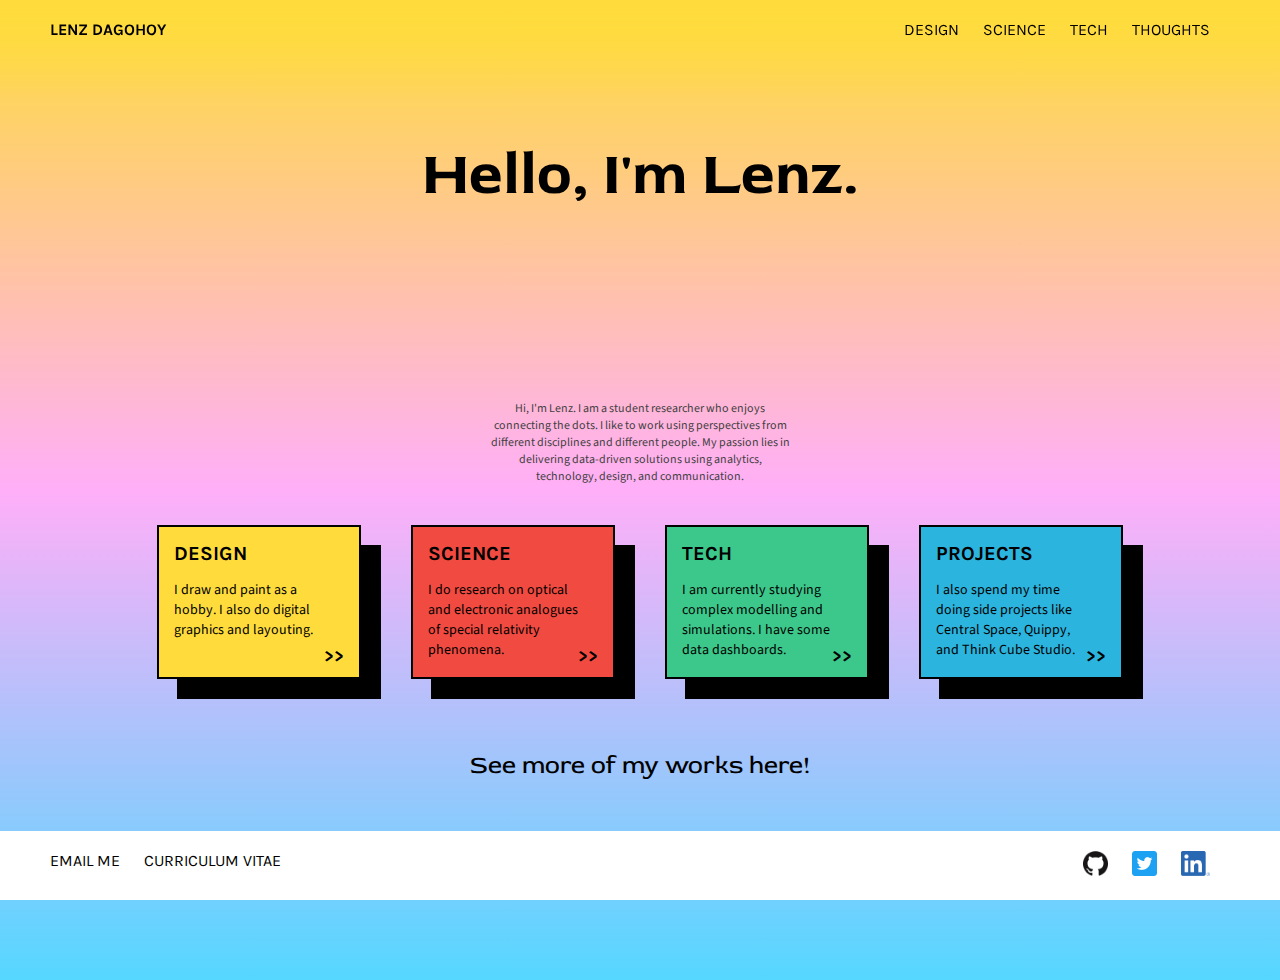
<file: index.html>
<!DOCTYPE html>
<html lang = "en">

<head>

    <meta charset = "UTF-8">
    <meta name = "viewport" content = "width=device-width, initial-scale=1.0">
    
    <!--Primary Meta Tags-->

    <title>Lenz Dagohoy</title>
    <meta name = "title" content = "Lenz Dagohoy">
    <meta name = "description" content = "Lenz Dagohoy is a student researcher and aspiring computational physicist innovating for social good.">

    <!--Stylesheets-->
    <link rel = "icon" href = "web-img\web-icons\favicon.png">
    <link rel = "stylesheet" href = "style\index-style.css">
    <link rel="preconnect" href="https://fonts.gstatic.com">
    <link href="https://fonts.googleapis.com/css2?family=Red+Rose:wght@300;400;500;600;700&display=swap" rel="stylesheet">
    <link href="https://fonts.googleapis.com/css2?family=Karla:ital,wght@0,200;0,300;0,400;0,500;0,600;0,700;0,800;1,200;1,300;1,400;1,500;1,600;1,700;1,800&family=Red+Rose:wght@300;400;500;600;700&display=swap" rel="stylesheet">
    <link href="https://fonts.googleapis.com/css2?family=Source+Sans+Pro:ital,wght@0,300;0,400;0,600;0,700;0,900;1,200;1,300;1,400;1,600;1,700;1,900&display=swap" rel="stylesheet">
</head>

<body>
    
    <!--Header-->

    <header>

        <div class = "header-bg">
            
            <div class = "name"><a href = "index.html">Lenz Dagohoy</a></div>
            
            <ul>
                <li><a href = "construction.html" target="_blank" rel="noopener noreferrer">Design</a></li>
                <li><a href = "construction.html" target="_blank" rel="noopener noreferrer">Science</a></li>
                <li><a href = "construction.html" target="_blank" rel="noopener noreferrer">Tech</a></li>
                <li><a href = "https://medium.com/@lenzdagohoy" target="_blank" rel="noopener noreferrer">Thoughts</a></li>
            </ul>

        </div>

    </header>

    <!--Landing Division-->
    
    <section class = "landing-div">

        <div class = "intro">
            
            <h1>Hello, I'm Lenz.</h1>
            <p>Hi, I'm Lenz. I am a student researcher who enjoys connecting the dots. I like to work using perspectives from different disciplines and different people. My passion lies in delivering data-driven solutions using analytics, technology, design, and communication.</p>
       
        </div>

        <!--Work Portfolios-->

        <div class = "work">

            <a href = "construction.html" target="_blank" rel="noopener noreferrer">
                <div class = "design">
                    <h2>Design</h2>
                    <p>I draw and paint as a hobby. I also do digital graphics and layouting.</p>
                    <div class = "move">>></div>
                </div>
            </a>

            <a href = "construction.html" target="_blank" rel="noopener noreferrer">
                <div class = "science">
                    <h2>Science</h2>
                    <p>I do research on optical and electronic analogues of special relativity phenomena.</p>
                    <div class = "move">>></div>
                </div>
            </a>

            <a href = "construction.html" target="_blank" rel="noopener noreferrer">
                <div class = "tech">
                    <h2>Tech</h2>
                    <p>I am currently studying complex modelling and simulations. I have some data dashboards.</p>
                    <div class = "move">>></div>
                </div>
            </a>

            <a href = "construction.html" target="_blank" rel="noopener noreferrer">
                <div class = "projects">
                    <h2>Projects</h2>
                    <p>I also spend my time doing side projects like Central Space, Quippy, and Think Cube Studio.</p>
                    <div class = "move">>></div>
                </div>
            </a>

        </div>

        <p class = "see-work"><a href = "construction.html" target="_blank" rel="noopener noreferrer">See more of my works here!</a></p>

        <div class = "learn-more">
            <a href="#profile"><img src="web-img\scroll-down.svg" width="50px"></a>
        </div>

    </section>

    <!--Profile Division-->

    <section class = "profile" id = "profile">
        
    </section>
    
    <!--Footer-->

    <footer>
        
        <div class = "footer-bg">

            <div class = "socials-1">
                <ul>
                    <li><a href="mailto:lenzdagohoy@gmail.com">Email Me</a></li>
                    <li><a href="https://www.notion.so/lenzdagohoy/Lenz-Dagohoy-dbc2b689811b4bc69510ac3c5bd7ee77" target="_blank" rel="noopener noreferrer">Curriculum Vitae</a></li>
                </ul>
            </div>
            
            <div class = "socials-2">
                <ul>
                    <li>
                        <a href = "https://github.com/jacezearo" target="_blank" rel="noopener noreferrer">
                            <img src = "web-img\web-icons\github-icon.png" height = 25px>
                        </a>
                    </li>
                    <li>
                        <a href = "https://twitter.com/thespacefreak" target="_blank" rel="noopener noreferrer">
                            <img src = "web-img\web-icons\twitter-icon.png" height = 25px>
                        </a>
                    </li>
                    <li>
                        <a href = "https://www.linkedin.com/in/lenzdagohoy/" target="_blank" rel="noopener noreferrer">
                            <img src = "web-img\web-icons\linkedin-icon.png" height = 25px>
                        </a>
                    </li>
                </ul>
            </div>

        </div>

    </footer>
</body>
 
</html>
</file>
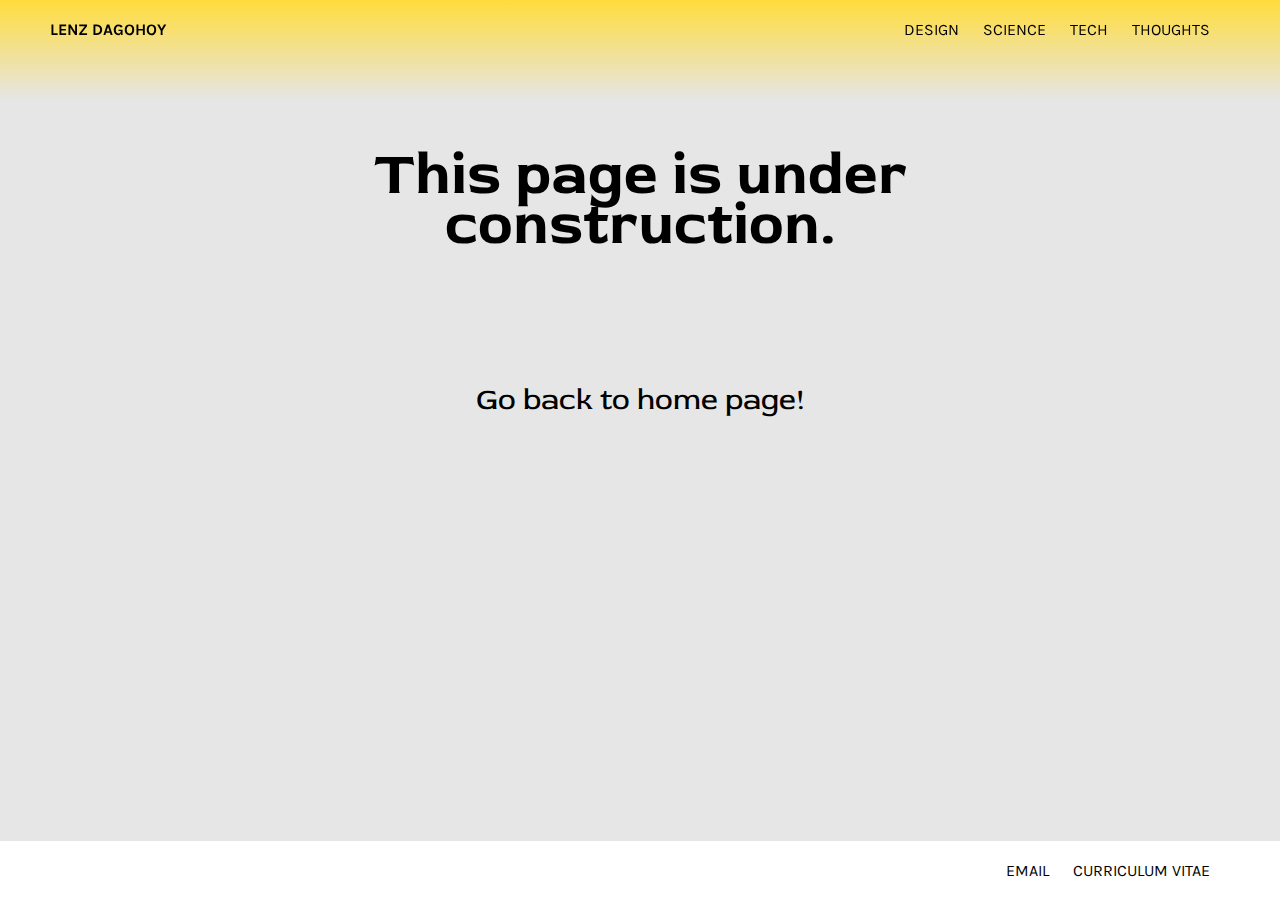
<file: construction.html>
<!DOCTYPE html>
<html lang = "en">

<head>

    <meta charset = "UTF-8">
    <meta name = "viewport" content = "width=device-width, initial-scale=1.0">
    
    <!--Primary Meta Tags-->

    <title>Lenz Dagohoy</title>
    <meta name = "title" content = "Lenz Dagohoy">
    <meta name = "description" content = "Lenz Dagohoy is a student researcher and aspiring computational physicist innovating for social good.">

    <!--Stylesheets-->
    <link rel = "stylesheet" href = "style\error-style.css">
    <link rel="preconnect" href="https://fonts.gstatic.com">
    <link href="https://fonts.googleapis.com/css2?family=Red+Rose:wght@300;400;500;600;700&display=swap" rel="stylesheet">
    <link href="https://fonts.googleapis.com/css2?family=Karla:ital,wght@0,200;0,300;0,400;0,500;0,600;0,700;0,800;1,200;1,300;1,400;1,500;1,600;1,700;1,800&family=Red+Rose:wght@300;400;500;600;700&display=swap" rel="stylesheet">
    <link href="https://fonts.googleapis.com/css2?family=Source+Sans+Pro:ital,wght@0,300;0,400;0,600;0,700;0,900;1,200;1,300;1,400;1,600;1,700;1,900&display=swap" rel="stylesheet">
</head>

<body>

    <header>

        <div class = "header-bg">
            
            <div class = "name"><a href = "index.html">Lenz Dagohoy</a></div>
            
            <ul>
                <li><a href = "construction.html" target="_blank" rel="noopener noreferrer">Design</a></li>
                <li><a href = "construction.html" target="_blank" rel="noopener noreferrer">Science</a></li>
                <li><a href = "construction.html" target="_blank" rel="noopener noreferrer">Tech</a></li>
                <li><a href = "https://medium.com/@lenzdagohoy" target="_blank" rel="noopener noreferrer">Thoughts</a></li>
            </ul>

        </div>

    </header>
    
    <section class = "landing-div">

        <div class = "error">
            
            <h1>This page is under construction.</h1>
            <p><a href = "index.html">Go back to home page!</a></p>

        </div>

    </section>

    <footer>
        
        <div class = "footer-bg">
            
            <ul>
                <li><a href="mailto:lenzdagohoy@gmail.com">Email</a></li>
                <li><a href="https://www.notion.so/lenzdagohoy/Lenz-Dagohoy-dbc2b689811b4bc69510ac3c5bd7ee77" target="_blank" rel="noopener noreferrer">Curriculum Vitae</a></li>
            </ul>

        </div>

    </footer>
</body>
 
</html>
</file>
